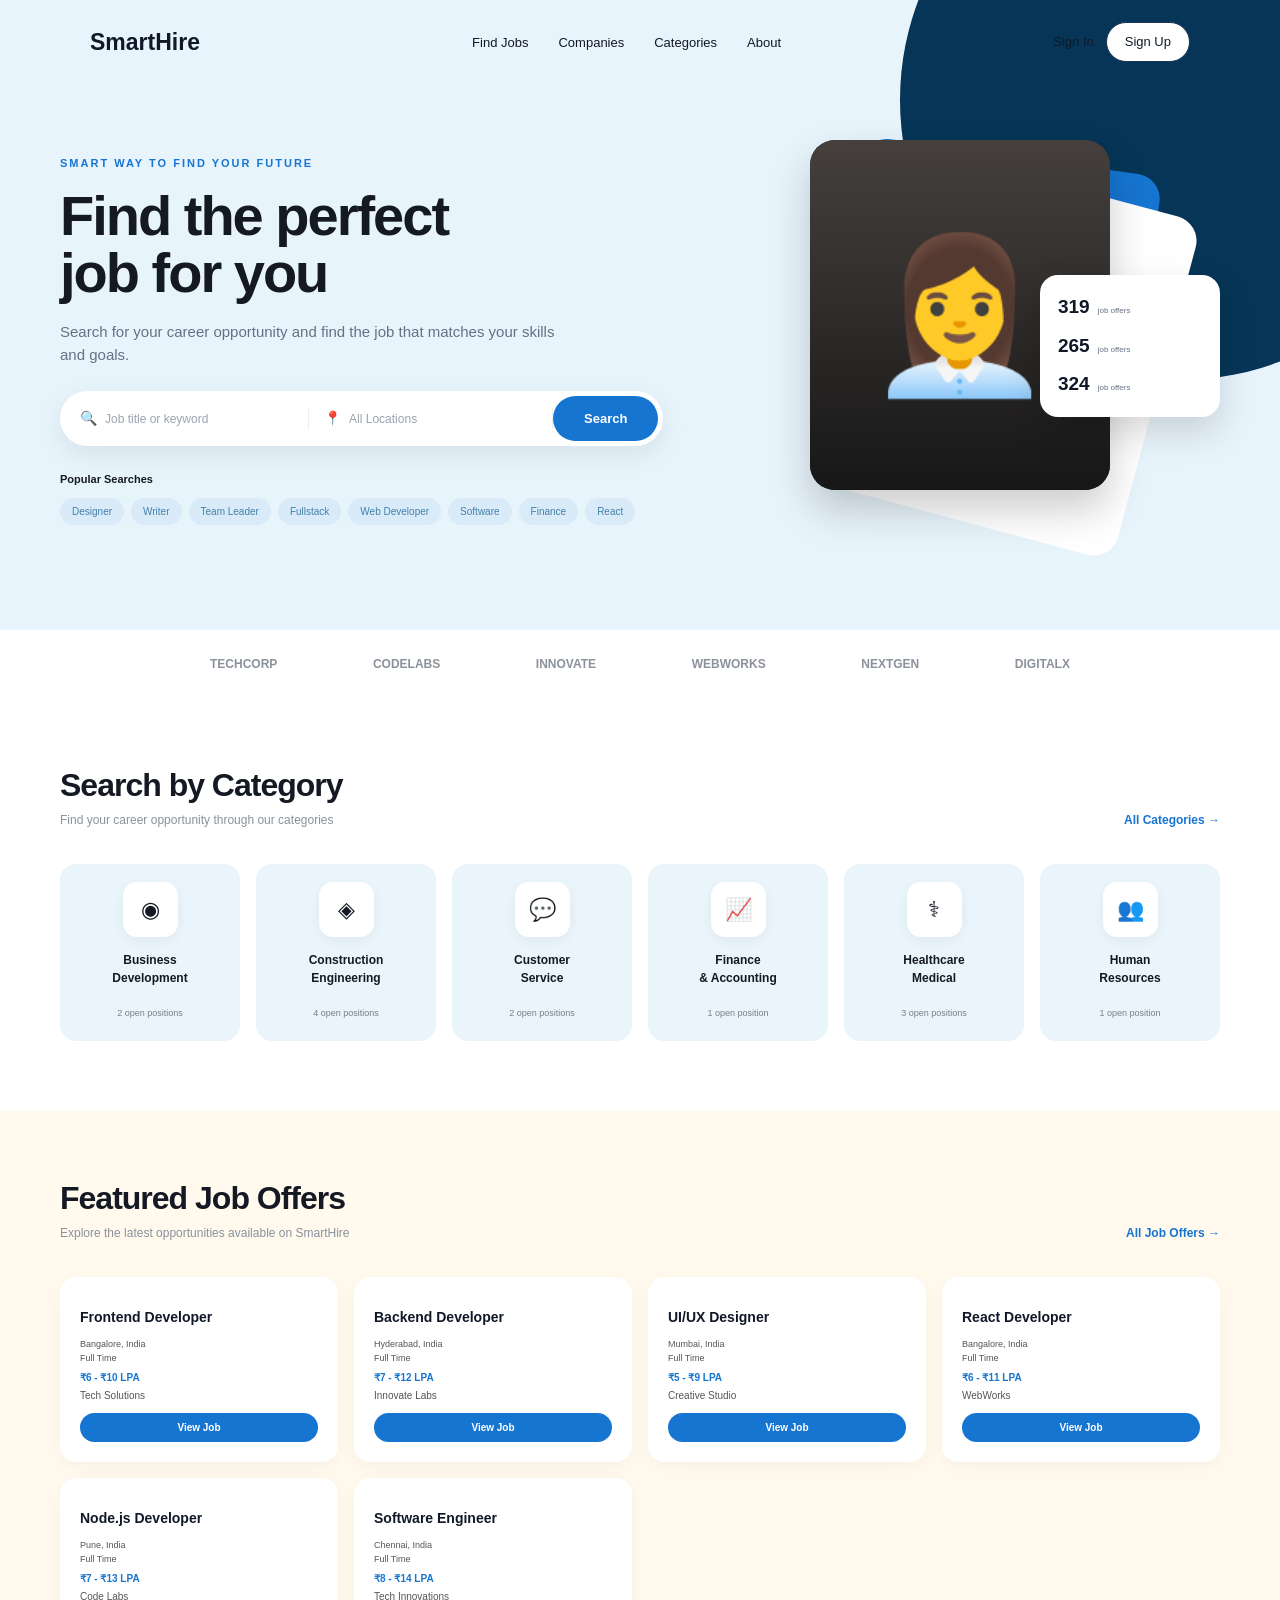
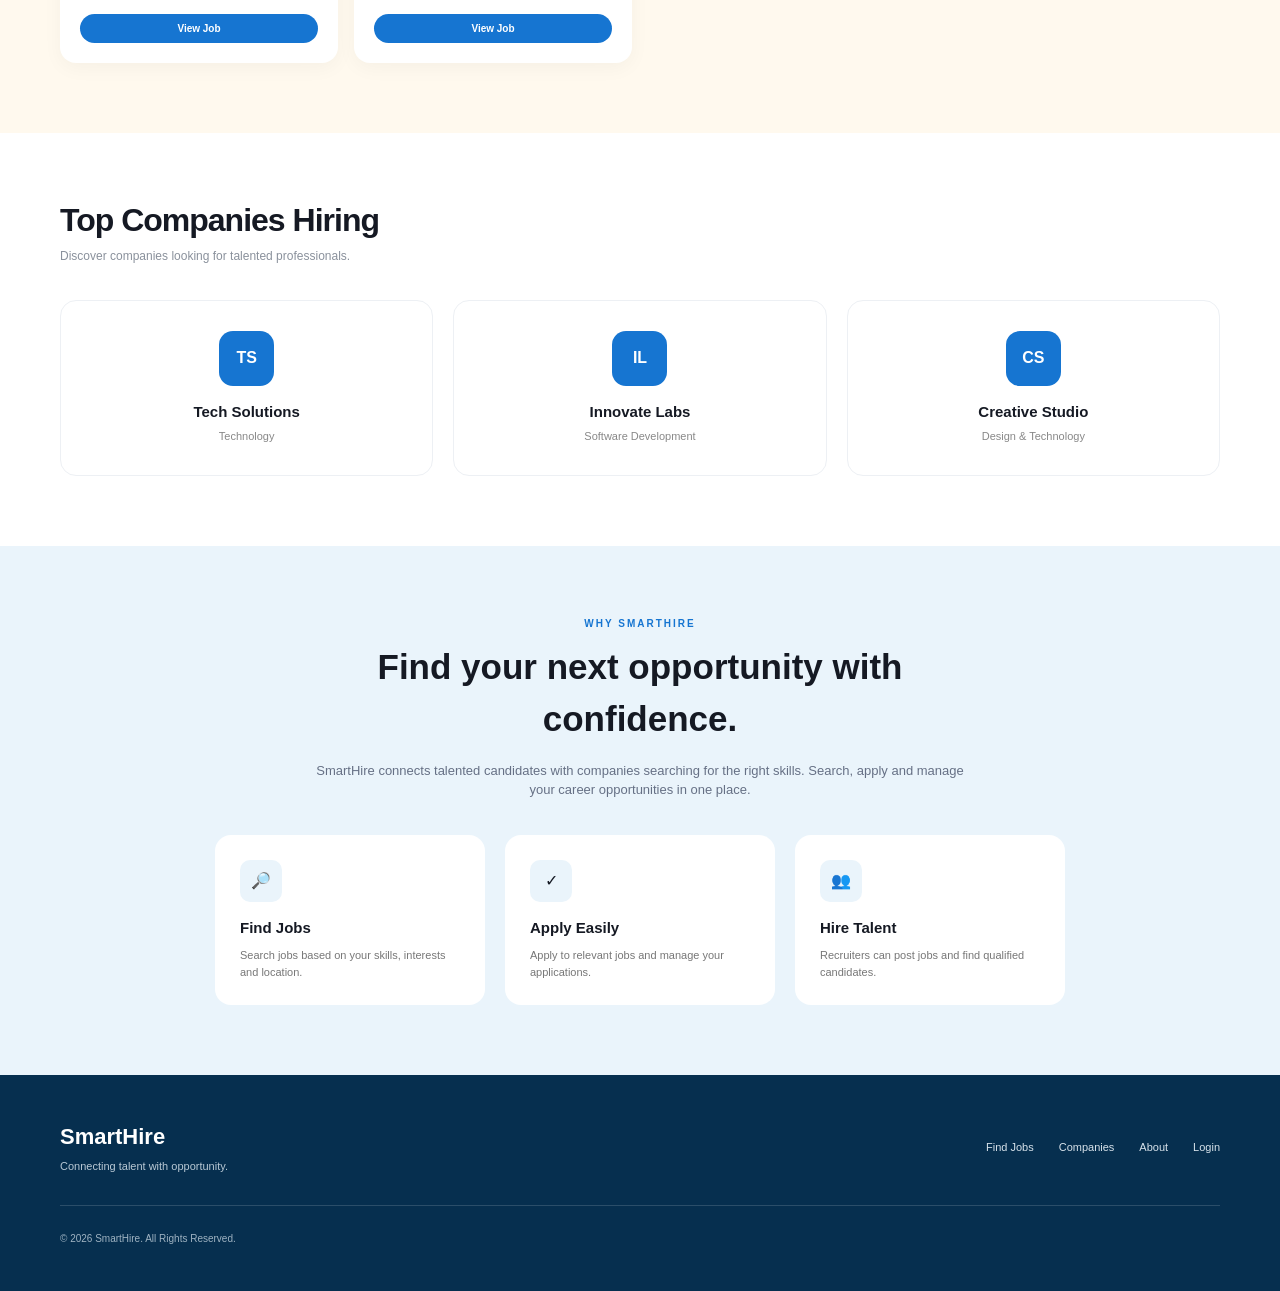
<file: html/index.html>
<!DOCTYPE html>
<html lang="en">

<head>

    <meta charset="UTF-8">

    <meta name="viewport" content="width=device-width, initial-scale=1.0">

    <title>SmartHire | Find Your Next Opportunity</title>

    <meta name="description"
        content="SmartHire is a recruitment platform connecting talented job seekers with great companies.">

    <link rel="stylesheet" href="../css/style.css">

</head>


<body>


    <!-- ========================================
         HEADER
    ========================================= -->

    <header>

        <nav>

            <!-- Logo -->

            <div class="logo">

                <a href="index.html">
                    SmartHire
                </a>

            </div>


            <!-- Navigation -->

            <ul>

                <li>
                    <a href="#jobs">
                        Find Jobs
                    </a>
                </li>

                <li>
                    <a href="#companies">
                        Companies
                    </a>
                </li>

                <li>
                    <a href="#categories">
                        Categories
                    </a>
                </li>

                <li>
                    <a href="#about">
                        About
                    </a>
                </li>

            </ul>


            <!-- Authentication -->

            <div class="auth-buttons">

                <a href="login.html">
                    Sign In
                </a>

                <a href="register.html">
                    Sign Up
                </a>

            </div>

        </nav>

    </header>



    <!-- ========================================
         HERO SECTION
    ========================================= -->

    <main>

        <section id="hero">


            <!-- LEFT SIDE -->

            <div class="hero-content">

                <p class="hero-small-title">
                    SMART WAY TO FIND YOUR FUTURE
                </p>


                <h1>

                    Find the perfect
                    <span>job for you</span>

                </h1>


                <p class="hero-description">

                    Search for your career opportunity
                    and find the job that matches your
                    skills and goals.

                </p>


                <!-- Search -->

                <form id="job-search">


                    <div class="search-input">

                        <span class="search-icon">
                            🔍
                        </span>

                        <input
                            type="text"
                            id="job-title"
                            placeholder="Job title or keyword"
                        >

                    </div>


                    <div class="search-input">

                        <span class="search-icon">
                            📍
                        </span>

                        <input
                            type="text"
                            id="location"
                            placeholder="All Locations"
                        >

                    </div>


                    <button type="submit">

                        Search

                    </button>


                </form>



                <!-- Popular Searches -->

                <div class="popular-searches">

                    <strong>
                        Popular Searches
                    </strong>


                    <div class="search-tags">

                        <span>Designer</span>

                        <span>Writer</span>

                        <span>Team Leader</span>

                        <span>Fullstack</span>

                        <span>Web Developer</span>

                        <span>Software</span>

                        <span>Finance</span>

                        <span>React</span>

                    </div>

                </div>

            </div>



            <!-- RIGHT SIDE -->

            <div class="hero-visual">


                <div class="hero-shape"></div>


                <div class="hero-image">

                    <div class="person-placeholder">

                        <span>👩‍💼</span>

                    </div>

                </div>


                <!-- Floating card -->

                <div class="hero-stat-card">

                    <div>

                        <strong>319</strong>

                        <span>job offers</span>

                    </div>


                    <div>

                        <strong>265</strong>

                        <span>job offers</span>

                    </div>


                    <div>

                        <strong>324</strong>

                        <span>job offers</span>

                    </div>

                </div>

            </div>


        </section>



        <!-- ========================================
             COMPANY LOGOS
        ========================================= -->

        <section class="company-logos">

            <span>TechCorp</span>

            <span>CodeLabs</span>

            <span>Innovate</span>

            <span>WebWorks</span>

            <span>NextGen</span>

            <span>DigitalX</span>

        </section>



        <!-- ========================================
             CATEGORIES
        ========================================= -->

        <section id="categories">


            <div class="section-heading">

                <div>

                    <h2>
                        Search by Category
                    </h2>

                    <p>
                        Find your career opportunity
                        through our categories
                    </p>

                </div>


                <a href="#jobs">
                    All Categories →
                </a>

            </div>



            <div class="category-container">


                <div class="category-card">

                    <div class="category-icon">
                        ◉
                    </div>

                    <h3>
                        Business
                    </h3>

                    <p>
                        Development
                    </p>

                    <span>
                        2 open positions
                    </span>

                </div>



                <div class="category-card">

                    <div class="category-icon">
                        ◈
                    </div>

                    <h3>
                        Construction
                    </h3>

                    <p>
                        Engineering
                    </p>

                    <span>
                        4 open positions
                    </span>

                </div>



                <div class="category-card">

                    <div class="category-icon">
                        💬
                    </div>

                    <h3>
                        Customer
                    </h3>

                    <p>
                        Service
                    </p>

                    <span>
                        2 open positions
                    </span>

                </div>



                <div class="category-card">

                    <div class="category-icon">
                        📈
                    </div>

                    <h3>
                        Finance
                    </h3>

                    <p>
                        & Accounting
                    </p>

                    <span>
                        1 open position
                    </span>

                </div>



                <div class="category-card">

                    <div class="category-icon">
                        ⚕
                    </div>

                    <h3>
                        Healthcare
                    </h3>

                    <p>
                        Medical
                    </p>

                    <span>
                        3 open positions
                    </span>

                </div>



                <div class="category-card">

                    <div class="category-icon">
                        👥
                    </div>

                    <h3>
                        Human
                    </h3>

                    <p>
                        Resources
                    </p>

                    <span>
                        1 open position
                    </span>

                </div>

            </div>

        </section>



        <!-- ========================================
             FEATURED JOBS
        ========================================= -->

        <section id="jobs">


            <div class="section-heading">

                <div>

                    <h2>
                        Featured Job Offers
                    </h2>

                    <p>
                        Explore the latest opportunities
                        available on SmartHire
                    </p>

                </div>


                <a href="#jobs">
                    All Job Offers →
                </a>

            </div>



            <!-- IMPORTANT:
                 JavaScript will generate
                 the job cards here.
            -->

            <div class="job-container">

            </div>


        </section>



        <!-- ========================================
             COMPANIES
        ========================================= -->

        <section id="companies">


            <div class="section-heading centered">

                <div>

                    <h2>
                        Top Companies Hiring
                    </h2>

                    <p>
                        Discover companies looking
                        for talented professionals.
                    </p>

                </div>

            </div>



            <div class="company-container">


                <div class="company-card">

                    <div class="company-logo">
                        TS
                    </div>

                    <h3>
                        Tech Solutions
                    </h3>

                    <p>
                        Technology
                    </p>

                </div>



                <div class="company-card">

                    <div class="company-logo">
                        IL
                    </div>

                    <h3>
                        Innovate Labs
                    </h3>

                    <p>
                        Software Development
                    </p>

                </div>



                <div class="company-card">

                    <div class="company-logo">
                        CS
                    </div>

                    <h3>
                        Creative Studio
                    </h3>

                    <p>
                        Design & Technology
                    </p>

                </div>

            </div>

        </section>



        <!-- ========================================
             ABOUT
        ========================================= -->

        <section id="about">


            <div class="about-content">

                <p class="section-label">
                    WHY SMARTHIRE
                </p>

                <h2>
                    Find your next opportunity
                    with confidence.
                </h2>

                <p>

                    SmartHire connects talented candidates
                    with companies searching for the right
                    skills. Search, apply and manage your
                    career opportunities in one place.

                </p>


                <div class="features">


                    <div class="feature">

                        <div class="feature-icon">
                            🔎
                        </div>

                        <h3>
                            Find Jobs
                        </h3>

                        <p>
                            Search jobs based on your skills,
                            interests and location.
                        </p>

                    </div>



                    <div class="feature">

                        <div class="feature-icon">
                            ✓
                        </div>

                        <h3>
                            Apply Easily
                        </h3>

                        <p>
                            Apply to relevant jobs and manage
                            your applications.
                        </p>

                    </div>



                    <div class="feature">

                        <div class="feature-icon">
                            👥
                        </div>

                        <h3>
                            Hire Talent
                        </h3>

                        <p>
                            Recruiters can post jobs and find
                            qualified candidates.
                        </p>

                    </div>


                </div>

            </div>

        </section>

    </main>



    <!-- ========================================
         FOOTER
    ========================================= -->

    <footer id="contact">


        <div class="footer-content">


            <div>

                <h2>
                    SmartHire
                </h2>

                <p>
                    Connecting talent with opportunity.
                </p>

            </div>


            <div class="footer-links">

                <a href="#jobs">
                    Find Jobs
                </a>

                <a href="#companies">
                    Companies
                </a>

                <a href="#about">
                    About
                </a>

                <a href="login.html">
                    Login
                </a>

            </div>


        </div>


        <div class="footer-bottom">

            © 2026 SmartHire.
            All Rights Reserved.

        </div>


    </footer>



    <script src="../js/script.js"></script>

</body>

</html>
</file>
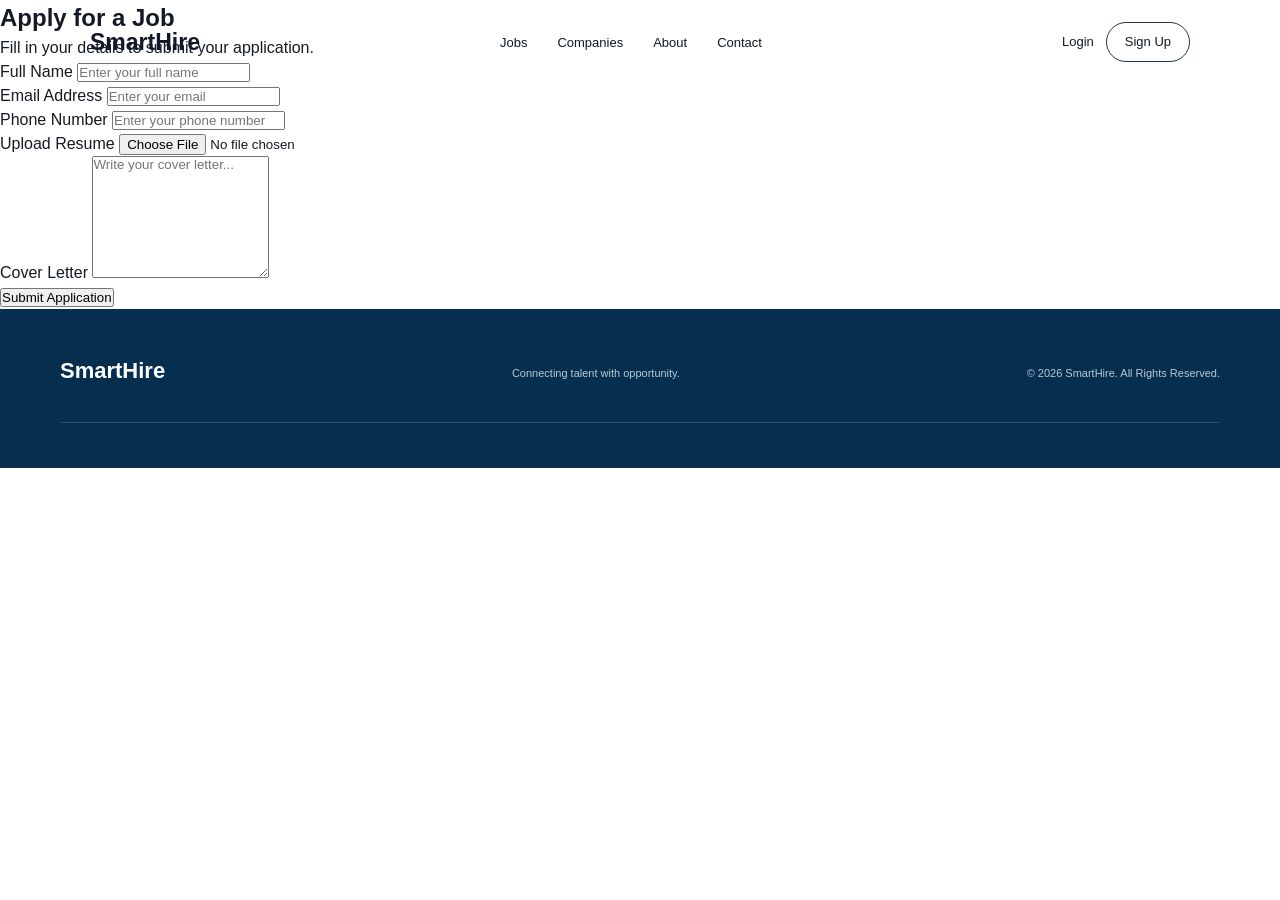
<file: html/apply.html>
<!DOCTYPE html>
<html lang="en">

<head>

    <meta charset="UTF-8">

    <meta name="viewport" content="width=device-width, initial-scale=1.0">

    <title>SmartHire | Apply for Job</title>

    <link rel="stylesheet" href="../css/style.css">

</head>


<body>

    <!-- Header -->

    <header>

        <nav>

            <div class="logo">

                <a href="index.html">
                    SmartHire
                </a>

            </div>


            <ul>

                <li>
                    <a href="index.html#jobs">
                        Jobs
                    </a>
                </li>

                <li>
                    <a href="index.html#companies">
                        Companies
                    </a>
                </li>

                <li>
                    <a href="index.html#about">
                        About
                    </a>
                </li>

                <li>
                    <a href="index.html#contact">
                        Contact
                    </a>
                </li>

            </ul>


            <div class="auth-buttons">

                <a href="login.html">
                    Login
                </a>

                <a href="register.html">
                    Sign Up
                </a>

            </div>

        </nav>

    </header>


    <!-- Main -->

    <main>

        <section class="application">

            <h1>
                Apply for a Job
            </h1>

            <p>
                Fill in your details to submit your application.
            </p>
            <p id="selected-job"></p>


            <!-- Application Form -->

            <form id="application-form">


                <!-- Full Name -->

                <div class="form-group">

                    <label for="name">
                        Full Name
                    </label>

                    <input
                        type="text"
                        id="name"
                        placeholder="Enter your full name"
                        required
                    >

                </div>


                <!-- Email -->

                <div class="form-group">

                    <label for="email">
                        Email Address
                    </label>

                    <input
                        type="email"
                        id="email"
                        placeholder="Enter your email"
                        required
                    >

                </div>


                <!-- Phone -->

                <div class="form-group">

                    <label for="phone">
                        Phone Number
                    </label>

                    <input
                        type="tel"
                        id="phone"
                        placeholder="Enter your phone number"
                        required
                    >

                </div>


                <!-- Resume -->

                <div class="form-group">

                    <label for="resume">
                        Upload Resume
                    </label>

                    <input
                        type="file"
                        id="resume"
                        accept=".pdf,.doc,.docx"
                        required
                    >

                </div>


                <!-- Cover Letter -->

                <div class="form-group">

                    <label for="cover-letter">
                        Cover Letter
                    </label>

                    <textarea
                        id="cover-letter"
                        rows="8"
                        placeholder="Write your cover letter..."
                        required
                    ></textarea>

                </div>


                <!-- Submit -->

                <button type="submit">
                    Submit Application
                </button>


            </form>


            <!-- Success Message -->

            <p id="success-message"></p>

        </section>

    </main>


    <!-- Footer -->

    <footer id="contact">

        <div class="footer-content">

            <h2>
                SmartHire
            </h2>

            <p>
                Connecting talent with opportunity.
            </p>

            <p>
                &copy; 2026 SmartHire. All Rights Reserved.
            </p>

        </div>

    </footer>


    <script src="../js/apply.js"></script>

</body>

</html>
</file>
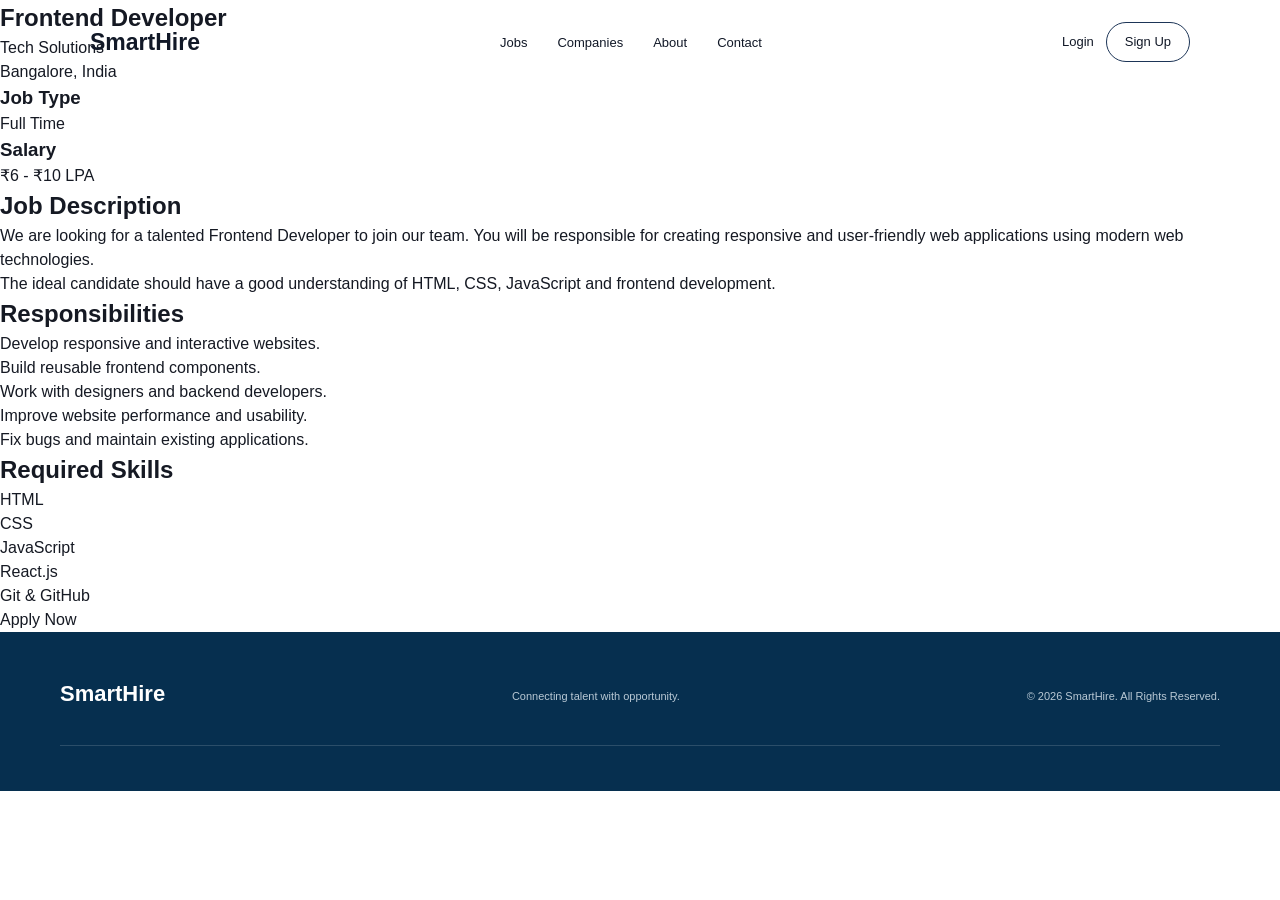
<file: html/job-details.html>
<!DOCTYPE html>
<html lang="en">

<head>
    <meta charset="UTF-8">
    <meta name="viewport" content="width=device-width, initial-scale=1.0">

    <title>SmartHire | Job Details</title>

    <link rel="stylesheet" href="../css/style.css">
</head>

<body>

    <!-- Header -->
    <header>

        <nav>

            <div class="logo">
                <a href="index.html">SmartHire</a>
            </div>

            <ul>
                <li>
                    <a href="index.html#jobs">Jobs</a>
                </li>

                <li>
                    <a href="index.html#companies">Companies</a>
                </li>

                <li>
                    <a href="index.html#about">About</a>
                </li>

                <li>
                    <a href="index.html#contact">Contact</a>
                </li>
            </ul>

            <div class="auth-buttons">

                <a href="login.html">Login</a>

                <a href="register.html">Sign Up</a>

            </div>

        </nav>

    </header>


    <!-- Main Content -->
    <main>

        <section class="job-details">

            <!-- Job Header -->
            <div class="job-header">

                <h1 id="job-title">
                    Frontend Developer
                </h1>

                <p id="job-company">
                    Tech Solutions
                </p>

                <p id="job-location">
                    Bangalore, India
                </p>

            </div>


            <!-- Job Information -->
            <div class="job-info">

                <div>
                    <h3>Job Type</h3>
                    <p id="job-type">Full Time</p>
                </div>

                <div>
                    <h3>Salary</h3>
                    <p id="job-salary">₹6 - ₹10 LPA</p>
                </div>

            </div>


            <!-- Job Description -->
            <div class="job-section">

                <h2>Job Description</h2>

                <p>
                    We are looking for a talented Frontend Developer
                    to join our team. You will be responsible for
                    creating responsive and user-friendly web
                    applications using modern web technologies.
                </p>

                <p>
                    The ideal candidate should have a good understanding
                    of HTML, CSS, JavaScript and frontend development.
                </p>

            </div>


            <!-- Responsibilities -->
            <div class="job-section">

                <h2>Responsibilities</h2>

                <ul>

                    <li>
                        Develop responsive and interactive websites.
                    </li>

                    <li>
                        Build reusable frontend components.
                    </li>

                    <li>
                        Work with designers and backend developers.
                    </li>

                    <li>
                        Improve website performance and usability.
                    </li>

                    <li>
                        Fix bugs and maintain existing applications.
                    </li>

                </ul>

            </div>


            <!-- Required Skills -->
            <div class="job-section">

                <h2>Required Skills</h2>

                <ul>

                    <li>HTML</li>

                    <li>CSS</li>

                    <li>JavaScript</li>

                    <li>React.js</li>

                    <li>Git & GitHub</li>

                </ul>

            </div>


            <!-- Apply Button -->
            <div class="apply-section">

            <a href="#" id="apply-button" class="apply-button">
                Apply Now
            </a>

            </div>

        </section>

    </main>


    <!-- Footer -->
    <footer id="contact">

        <div class="footer-content">

            <h2>SmartHire</h2>

            <p>
                Connecting talent with opportunity.
            </p>

            <p>
                &copy; 2026 SmartHire. All Rights Reserved.
            </p>

        </div>

    </footer>

<script src="../js/job-details.js"></script>
</body>

</html>
</file>
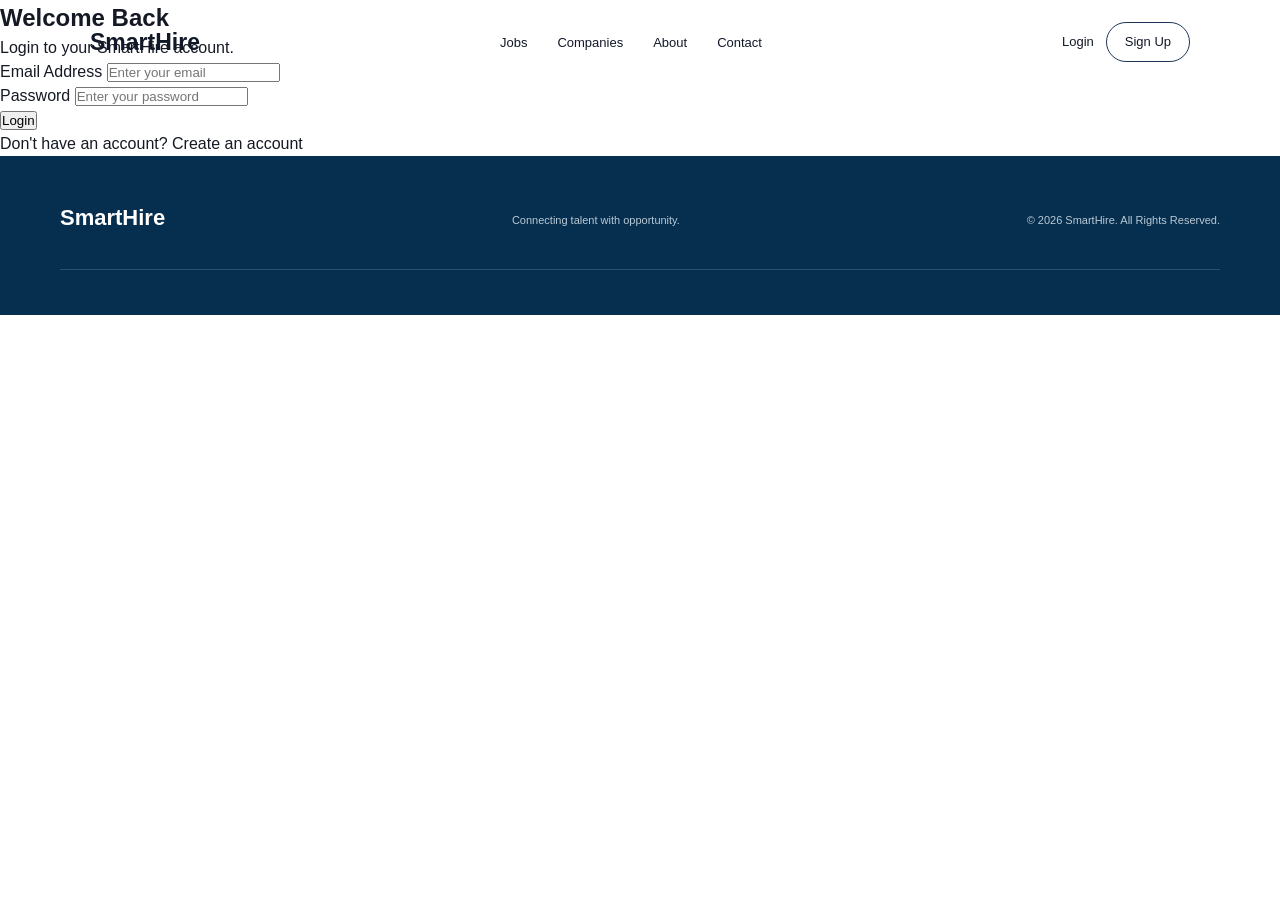
<file: html/login.html>
<!DOCTYPE html>
<html lang="en">

<head>

    <meta charset="UTF-8">

    <meta name="viewport" content="width=device-width, initial-scale=1.0">

    <title>SmartHire | Login</title>

    <link rel="stylesheet" href="../css/style.css">

</head>


<body>

    <!-- Header -->

    <header>

        <nav>

            <div class="logo">

                <a href="index.html">
                    SmartHire
                </a>

            </div>


            <ul>

                <li>
                    <a href="index.html#jobs">
                        Jobs
                    </a>
                </li>

                <li>
                    <a href="index.html#companies">
                        Companies
                    </a>
                </li>

                <li>
                    <a href="index.html#about">
                        About
                    </a>
                </li>

                <li>
                    <a href="index.html#contact">
                        Contact
                    </a>
                </li>

            </ul>


            <div class="auth-buttons">

                <a href="login.html">
                    Login
                </a>

                <a href="register.html">
                    Sign Up
                </a>

            </div>

        </nav>

    </header>


    <!-- Login -->

    <main>

        <section class="auth-section">

            <div class="auth-container">

                <h1>
                    Welcome Back
                </h1>

                <p>
                    Login to your SmartHire account.
                </p>


                <form id="login-form">


                    <!-- Email -->

                    <div class="form-group">

                        <label for="login-email">
                            Email Address
                        </label>

                        <input
                            type="email"
                            id="login-email"
                            placeholder="Enter your email"
                            required
                        >

                    </div>


                    <!-- Password -->

                    <div class="form-group">

                        <label for="login-password">
                            Password
                        </label>

                        <input
                            type="password"
                            id="login-password"
                            placeholder="Enter your password"
                            required
                        >

                    </div>


                    <!-- Login -->

                    <button type="submit">
                        Login
                    </button>


                </form>


                <p id="login-message"></p>


                <p class="auth-link">

                    Don't have an account?

                    <a href="register.html">
                        Create an account
                    </a>

                </p>


            </div>

        </section>

    </main>


    <!-- Footer -->

    <footer>

        <div class="footer-content">

            <h2>
                SmartHire
            </h2>

            <p>
                Connecting talent with opportunity.
            </p>

            <p>
                &copy; 2026 SmartHire. All Rights Reserved.
            </p>

        </div>

    </footer>


    <script src="../js/login.js"></script>

</body>

</html>
</file>
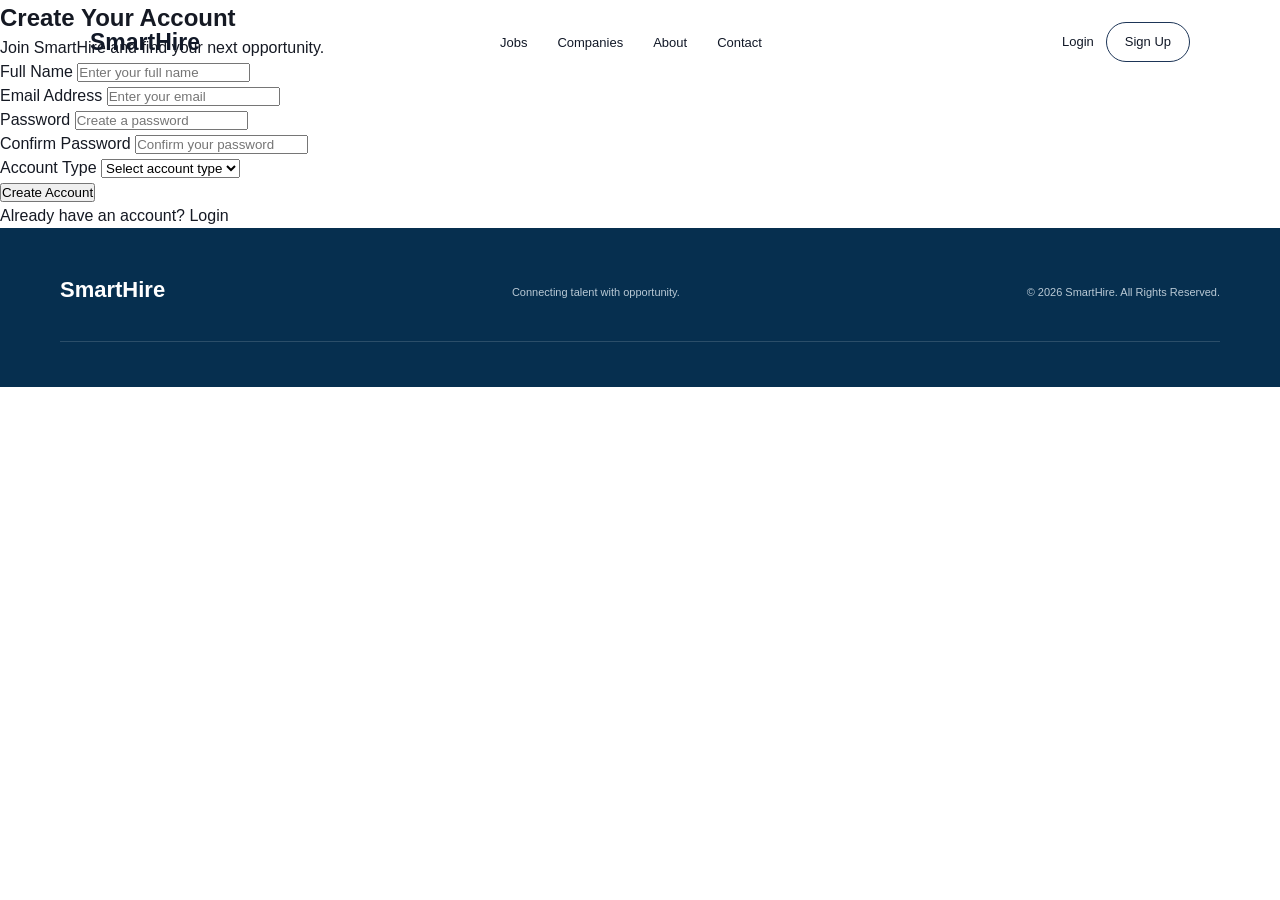
<file: html/register.html>
<!DOCTYPE html>
<html lang="en">

<head>

    <meta charset="UTF-8">

    <meta name="viewport" content="width=device-width, initial-scale=1.0">

    <title>SmartHire | Register</title>

    <link rel="stylesheet" href="../css/style.css">

</head>


<body>

    <!-- Header -->

    <header>

        <nav>

            <div class="logo">

                <a href="index.html">
                    SmartHire
                </a>

            </div>


            <ul>

                <li>
                    <a href="index.html#jobs">
                        Jobs
                    </a>
                </li>

                <li>
                    <a href="index.html#companies">
                        Companies
                    </a>
                </li>

                <li>
                    <a href="index.html#about">
                        About
                    </a>
                </li>

                <li>
                    <a href="index.html#contact">
                        Contact
                    </a>
                </li>

            </ul>


            <div class="auth-buttons">

                <a href="login.html">
                    Login
                </a>

                <a href="register.html">
                    Sign Up
                </a>

            </div>

        </nav>

    </header>


    <!-- Registration -->

    <main>

        <section class="auth-section">

            <div class="auth-container">

                <h1>
                    Create Your Account
                </h1>

                <p>
                    Join SmartHire and find your next opportunity.
                </p>


                <form id="register-form">


                    <!-- Full Name -->

                    <div class="form-group">

                        <label for="register-name">
                            Full Name
                        </label>

                        <input
                            type="text"
                            id="register-name"
                            placeholder="Enter your full name"
                            required
                        >

                    </div>


                    <!-- Email -->

                    <div class="form-group">

                        <label for="register-email">
                            Email Address
                        </label>

                        <input
                            type="email"
                            id="register-email"
                            placeholder="Enter your email"
                            required
                        >

                    </div>


                    <!-- Password -->

                    <div class="form-group">

                        <label for="register-password">
                            Password
                        </label>

                        <input
                            type="password"
                            id="register-password"
                            placeholder="Create a password"
                            required
                        >

                    </div>


                    <!-- Confirm Password -->

                    <div class="form-group">

                        <label for="confirm-password">
                            Confirm Password
                        </label>

                        <input
                            type="password"
                            id="confirm-password"
                            placeholder="Confirm your password"
                            required
                        >

                    </div>


                    <!-- User Type -->

                    <div class="form-group">

                        <label for="user-type">
                            Account Type
                        </label>

                        <select id="user-type" required>

                            <option value="">
                                Select account type
                            </option>

                            <option value="candidate">
                                Candidate
                            </option>

                            <option value="recruiter">
                                Recruiter
                            </option>

                        </select>

                    </div>


                    <!-- Submit -->

                    <button type="submit">
                        Create Account
                    </button>


                </form>


                <p id="register-message"></p>


                <p class="auth-link">

                    Already have an account?

                    <a href="login.html">
                        Login
                    </a>

                </p>


            </div>

        </section>

    </main>


    <!-- Footer -->

    <footer>

        <div class="footer-content">

            <h2>
                SmartHire
            </h2>

            <p>
                Connecting talent with opportunity.
            </p>

            <p>
                &copy; 2026 SmartHire. All Rights Reserved.
            </p>

        </div>

    </footer>


    <script src="../js/register.js"></script>

</body>

</html>
</file>
<file: css/style.css>
/* ========================================
   RESET
======================================== */

* {
    margin: 0;
    padding: 0;
    box-sizing: border-box;
}


html {
    scroll-behavior: smooth;
}


body {
    font-family: Arial, Helvetica, sans-serif;

    color: #151923;

    background-color: #ffffff;

    line-height: 1.5;
}


a {
    text-decoration: none;

    color: inherit;
}


button,
input,
textarea {
    font-family: inherit;
}



/* ========================================
   HEADER
======================================== */

header {
    position: absolute;

    top: 0;
    left: 0;

    width: 100%;

    z-index: 10;
}


nav {
    max-width: 1160px;

    margin: auto;

    padding: 22px 30px;

    display: flex;

    align-items: center;

    justify-content: space-between;
}


.logo a {
    font-size: 23px;

    font-weight: 800;

    color: #111827;
}


nav ul {
    display: flex;

    list-style: none;

    gap: 30px;
}


nav ul a {
    font-size: 13px;

    font-weight: 500;

    color: #111827;

    transition: 0.3s;
}


nav ul a:hover {
    color: #1675d1;
}


.auth-buttons {
    display: flex;

    align-items: center;

    gap: 12px;
}


.auth-buttons a {
    font-size: 13px;

    color: #111827;
}


.auth-buttons a:last-child {
    background-color: #ffffff;

    padding: 9px 18px;

    border: 1px solid #1d3557;

    border-radius: 30px;
}



/* ========================================
   HERO
======================================== */

#hero {
    min-height: 560px;

    padding: 120px max(30px, calc((100vw - 1160px) / 2)) 70px;

    display: flex;

    align-items: center;

    position: relative;

    overflow: hidden;

    background-color: #e8f4fc;
}


#hero::after {
    content: "";

    position: absolute;

    right: -180px;

    top: -180px;

    width: 560px;

    height: 560px;

    background-color: #063557;

    border-radius: 50%;
}


.hero-content {
    width: 52%;

    position: relative;

    z-index: 2;
}


.hero-small-title {
    font-size: 11px;

    font-weight: 700;

    letter-spacing: 2px;

    color: #1675d1;

    margin-bottom: 15px;
}


.hero-content h1 {
    font-size: 56px;

    line-height: 1.02;

    letter-spacing: -2px;

    font-weight: 800;

    color: #151923;

    margin-bottom: 20px;
}


.hero-content h1 span {
    display: block;

    color: #151923;
}


.hero-description {
    max-width: 510px;

    font-size: 15px;

    color: #667085;

    margin-bottom: 25px;
}



/* ========================================
   SEARCH BAR
======================================== */

#job-search {
    width: 650px;

    max-width: 100%;

    min-height: 55px;

    background-color: #ffffff;

    border-radius: 35px;

    display: flex;

    align-items: center;

    padding: 5px;

    box-shadow: 0 8px 25px rgba(0, 0, 0, 0.08);
}


.search-input {
    flex: 1;

    display: flex;

    align-items: center;

    padding: 0 15px;

    border-right: 1px solid #eeeeee;
}


.search-icon {
    font-size: 14px;

    margin-right: 8px;
}


.search-input input {
    width: 100%;

    border: none;

    outline: none;

    font-size: 12px;

    color: #333;
}


.search-input input::placeholder {
    color: #9ca3af;
}


#job-search button {
    border: none;

    background-color: #1675d1;

    color: white;

    height: 45px;

    min-width: 105px;

    border-radius: 30px;

    cursor: pointer;

    font-size: 13px;

    font-weight: 600;

    transition: 0.3s;
}


#job-search button:hover {
    background-color: #075ba8;

    transform: translateY(-1px);
}



/* ========================================
   POPULAR SEARCHES
======================================== */

.popular-searches {
    margin-top: 25px;
}


.popular-searches strong {
    display: block;

    font-size: 11px;

    margin-bottom: 10px;
}


.search-tags {
    display: flex;

    flex-wrap: wrap;

    gap: 7px;
}


.search-tags span {
    background-color: #d9ebf8;

    color: #4380a9;

    font-size: 10px;

    padding: 6px 12px;

    border-radius: 20px;
}



/* ========================================
   HERO VISUAL
======================================== */

.hero-visual {
    width: 48%;

    height: 440px;

    position: relative;

    z-index: 2;
}


.hero-shape {
    position: absolute;

    width: 300px;

    height: 350px;

    right: 80px;

    top: 35px;

    background-color: #1675d1;

    border-radius: 25px;

    transform: rotate(8deg);
}


.hero-shape::after {
    content: "";

    position: absolute;

    width: 300px;

    height: 350px;

    right: -25px;

    top: 20px;

    background-color: #ffffff;

    border-radius: 25px;

    z-index: -1;

    transform: rotate(7deg);
}


.hero-image {
    position: absolute;

    width: 300px;

    height: 350px;

    right: 110px;

    top: 20px;

    border-radius: 25px;

    overflow: hidden;

    background:
        linear-gradient(
            145deg,
            #34302e,
            #171717
        );

    box-shadow: 0 20px 40px rgba(0,0,0,0.2);
}


.person-placeholder {
    width: 100%;

    height: 100%;

    display: flex;

    align-items: center;

    justify-content: center;

    font-size: 150px;

    background:
        linear-gradient(
            180deg,
            #45403d,
            #171717
        );
}


.hero-stat-card {
    position: absolute;

    right: 0;

    top: 155px;

    width: 180px;

    padding: 18px;

    background-color: white;

    border-radius: 18px;

    box-shadow: 0 15px 35px rgba(0,0,0,0.15);

    z-index: 5;
}


.hero-stat-card div {
    margin-bottom: 10px;

    display: flex;

    align-items: baseline;

    gap: 8px;
}


.hero-stat-card div:last-child {
    margin-bottom: 0;
}


.hero-stat-card strong {
    font-size: 19px;

    color: #111827;
}


.hero-stat-card span {
    font-size: 8px;

    color: #667085;
}



/* ========================================
   COMPANY LOGOS
======================================== */

.company-logos {
    max-width: 900px;

    margin: auto;

    padding: 25px 20px;

    display: flex;

    justify-content: space-between;

    align-items: center;

    gap: 30px;

    color: #8c929b;

    font-size: 12px;

    font-weight: 700;

    text-transform: uppercase;
}



/* ========================================
   SECTIONS
======================================== */

#categories,
#jobs,
#companies,
#about {
    padding: 70px max(30px, calc((100vw - 1160px) / 2));
}


#categories {
    background-color: #ffffff;
}


.section-heading {
    display: flex;

    justify-content: space-between;

    align-items: flex-end;

    margin-bottom: 35px;
}


.section-heading h2 {
    font-size: 32px;

    line-height: 1.1;

    letter-spacing: -1px;

    margin-bottom: 8px;
}


.section-heading p {
    font-size: 12px;

    color: #8a919c;
}


.section-heading > a {
    color: #1675d1;

    font-size: 12px;

    font-weight: 600;
}



/* ========================================
   CATEGORIES
======================================== */

.category-container {
    display: grid;

    grid-template-columns:
        repeat(6, 1fr);

    gap: 16px;
}


.category-card {
    min-height: 155px;

    padding: 18px 12px;

    border-radius: 16px;

    background-color: #eaf4fb;

    text-align: center;

    transition: 0.3s;
}


.category-card:hover {
    transform: translateY(-5px);

    box-shadow: 0 10px 25px rgba(0,0,0,0.08);
}


.category-icon {
    width: 55px;

    height: 55px;

    margin: 0 auto 14px;

    display: flex;

    align-items: center;

    justify-content: center;

    background-color: white;

    border-radius: 14px;

    font-size: 22px;

    box-shadow: 0 4px 12px rgba(0,0,0,0.05);
}


.category-card h3 {
    font-size: 12px;

    margin-bottom: 0;
}


.category-card p {
    font-size: 12px;

    font-weight: 600;

    margin-bottom: 12px;
}


.category-card span {
    font-size: 9px;

    color: #777f89;
}



/* ========================================
   FEATURED JOBS
======================================== */

#jobs {
    background-color: #fff9ee;
}


.job-container {
    display: grid;

    grid-template-columns:
        repeat(4, 1fr);

    gap: 16px;
}


.job-card {
    min-height: 185px;

    padding: 20px;

    background-color: #ffffff;

    border-radius: 16px;

    box-shadow: 0 5px 20px rgba(0,0,0,0.04);

    border: none;

    display: flex;

    flex-direction: column;

    transition: 0.3s;
}


.job-card:hover {
    transform: translateY(-5px);

    box-shadow: 0 12px 25px rgba(0,0,0,0.08);
}


.job-card h3 {
    font-size: 14px;

    margin: 10px 0;

    color: #111827;
}


.job-card .company {
    color: #555;

    font-size: 10px;

    order: 5;

    margin-top: auto;
}


.job-card .location,
.job-card .job-type {
    display: inline;

    font-size: 9px;

    color: #555;
}


.job-card .location::after {
    content: "   ";
}


.job-card .salary {
    font-size: 10px;

    font-weight: 600;

    color: #1675d1;

    margin-top: 5px;
}


.job-card a {
    order: 6;

    margin-top: 10px;

    padding: 7px 12px;

    border-radius: 20px;

    background-color: #1675d1;

    color: white;

    text-align: center;

    font-size: 10px;

    font-weight: 600;
}


.job-card a:hover {
    background-color: #075ba8;
}



/* ========================================
   COMPANIES
======================================== */

#companies {
    background-color: #ffffff;
}


.company-container {
    display: grid;

    grid-template-columns:
        repeat(3, 1fr);

    gap: 20px;
}


.company-card {
    padding: 30px;

    border: 1px solid #edf0f4;

    border-radius: 16px;

    background-color: white;

    text-align: center;

    transition: 0.3s;
}


.company-card:hover {
    transform: translateY(-5px);

    box-shadow: 0 10px 25px rgba(0,0,0,0.07);
}


.company-logo {
    width: 55px;

    height: 55px;

    margin: 0 auto 15px;

    display: flex;

    align-items: center;

    justify-content: center;

    border-radius: 14px;

    background-color: #1675d1;

    color: white;

    font-weight: bold;
}


.company-card h3 {
    font-size: 15px;

    margin-bottom: 5px;
}


.company-card p {
    color: #888;

    font-size: 11px;
}



/* ========================================
   ABOUT
======================================== */

#about {
    background-color: #eaf4fb;

    text-align: center;
}


.about-content {
    max-width: 850px;

    margin: auto;
}


.section-label {
    font-size: 10px;

    letter-spacing: 2px;

    color: #1675d1;

    font-weight: bold;

    margin-bottom: 10px;
}


.about-content h2 {
    font-size: 35px;

    max-width: 600px;

    margin: auto auto 15px;
}


.about-content > p:not(.section-label) {
    max-width: 650px;

    margin: auto auto 35px;

    color: #667085;

    font-size: 13px;
}


.features {
    display: grid;

    grid-template-columns:
        repeat(3, 1fr);

    gap: 20px;

    text-align: left;
}


.feature {
    padding: 25px;

    background-color: white;

    border-radius: 16px;

    transition: 0.3s;
}


.feature:hover {
    transform: translateY(-5px);
}


.feature-icon {
    width: 42px;

    height: 42px;

    display: flex;

    align-items: center;

    justify-content: center;

    background-color: #eaf4fb;

    border-radius: 10px;

    margin-bottom: 15px;
}


.feature h3 {
    font-size: 15px;

    margin-bottom: 8px;
}


.feature p {
    color: #777;

    font-size: 11px;
}



/* ========================================
   FOOTER
======================================== */

footer {
    background-color: #062f4f;

    color: white;

    padding: 45px max(30px, calc((100vw - 1160px) / 2));
}


.footer-content {
    display: flex;

    justify-content: space-between;

    align-items: center;

    padding-bottom: 30px;

    border-bottom: 1px solid rgba(255,255,255,0.15);
}


.footer-content h2 {
    font-size: 22px;

    margin-bottom: 5px;
}


.footer-content p {
    color: #b9c9d5;

    font-size: 11px;
}


.footer-links {
    display: flex;

    gap: 25px;
}


.footer-links a {
    font-size: 11px;

    color: #d8e3eb;
}


.footer-bottom {
    padding-top: 25px;

    font-size: 10px;

    color: #9fb3c2;
}



/* ========================================
   RESPONSIVE
======================================== */

@media (max-width: 1000px) {

    nav {
        padding-left: 25px;

        padding-right: 25px;
    }


    .category-container {
        grid-template-columns:
            repeat(3, 1fr);
    }


    .job-container {
        grid-template-columns:
            repeat(2, 1fr);
    }


    .hero-content h1 {
        font-size: 48px;
    }


    .hero-visual {
        transform: scale(0.85);

        right: -30px;
    }

}


@media (max-width: 768px) {

    nav {
        flex-direction: column;

        gap: 15px;
    }


    nav ul {
        gap: 15px;

        flex-wrap: wrap;

        justify-content: center;
    }


    .auth-buttons {
        display: none;
    }


    #hero {
        padding-top: 160px;

        flex-direction: column;

        text-align: center;
    }


    .hero-content {
        width: 100%;
    }


    .hero-content h1 {
        font-size: 42px;
    }


    .hero-description {
        margin-left: auto;

        margin-right: auto;
    }


    #job-search {
        flex-direction: column;

        background-color: transparent;

        box-shadow: none;

        gap: 8px;
    }


    .search-input {
        width: 100%;

        height: 50px;

        background-color: white;

        border-radius: 30px;

        border: none;
    }


    .search-input input {
        background-color: white;
    }


    #job-search button {
        width: 100%;
    }


    .hero-visual {
        width: 100%;

        height: 380px;

        margin-top: 30px;

        transform: scale(0.75);
    }


    .company-logos {
        flex-wrap: wrap;

        justify-content: center;
    }


    .section-heading {
        flex-direction: column;

        align-items: flex-start;

        gap: 15px;
    }


    .category-container {
        grid-template-columns:
            repeat(2, 1fr);
    }


    .job-container {
        grid-template-columns: 1fr;
    }


    .job-card {
        width: 100%;
    }


    .company-container {
        grid-template-columns: 1fr;
    }


    .features {
        grid-template-columns: 1fr;
    }


    .footer-content {
        flex-direction: column;

        align-items: flex-start;

        gap: 25px;
    }


    .footer-links {
        flex-wrap: wrap;
    }

}


@media (max-width: 480px) {

    .hero-content h1 {
        font-size: 36px;
    }


    .category-container {
        grid-template-columns: 1fr;
    }


    .section-heading h2 {
        font-size: 27px;
    }


    .hero-visual {
        transform: scale(0.6);

        margin-left: -40px;
    }

}
</file>
